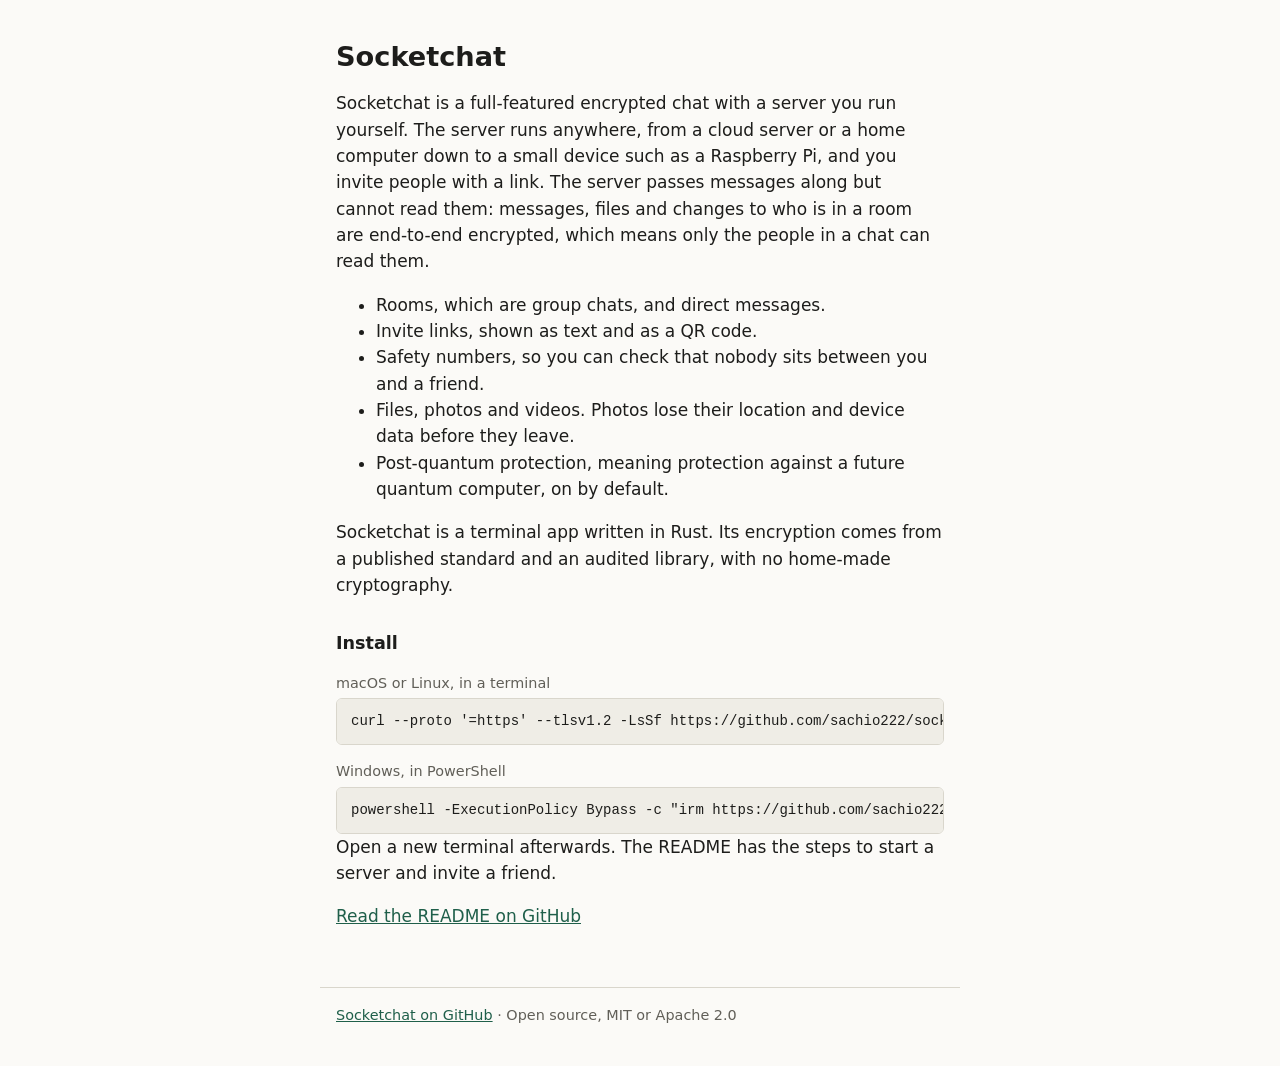
<file: site/index.html>
<!doctype html>
<html lang="en">
<head>
<meta charset="utf-8">
<meta name="viewport" content="width=device-width, initial-scale=1">
<meta name="referrer" content="no-referrer">
<title>Socketchat, encrypted chat you host yourself</title>
<meta name="description" content="Socketchat is an encrypted terminal chat with a server you run yourself.">
<style>
:root{--bg:#fbfaf7;--fg:#1d1d1b;--mute:#615f58;--line:#d9d6cc;--code:#efede6;--accent:#1f5f4a;--btn:#1f5f4a;--btnfg:#fff}
@media (prefers-color-scheme:dark){:root{--bg:#161715;--fg:#e8e6df;--mute:#a09d94;--line:#34352f;--code:#20211e;--accent:#7fc4a8;--btn:#7fc4a8;--btnfg:#10110f}}
*{box-sizing:border-box}
html{-webkit-text-size-adjust:100%}
body{margin:0;background:var(--bg);color:var(--fg);font:17px/1.55 system-ui,-apple-system,"Segoe UI",Roboto,sans-serif}
main,footer{max-width:640px;margin:0 auto;padding:0 16px}
main{padding-top:40px;padding-bottom:24px}
h1{font-size:1.7rem;line-height:1.25;margin:0 0 .6em;font-weight:650}
h2{font-size:1.1rem;margin:1.8em 0 .4em;font-weight:650}
p{margin:0 0 1em}
a{color:var(--accent)}
.mute{color:var(--mute)}
.os{margin:1em 0 .3em;font-size:.9rem;color:var(--mute)}
.cmd{display:flex;gap:8px;align-items:flex-start;margin:0 0 .8em}
pre{flex:1;min-width:0;margin:0;padding:12px 14px;background:var(--code);border:1px solid var(--line);border-radius:6px;overflow-x:auto;font:14px/1.5 ui-monospace,SFMono-Regular,Menlo,Consolas,monospace;white-space:pre}
button{flex:none;font:inherit;font-size:.9rem;padding:8px 14px;border:0;border-radius:6px;background:var(--btn);color:var(--btnfg);cursor:pointer}
button:focus-visible{outline:2px solid var(--fg);outline-offset:2px}
.note{margin-top:2em;padding-top:1em;border-top:1px solid var(--line);font-size:.9rem;color:var(--mute)}
footer{padding-top:16px;padding-bottom:40px;font-size:.9rem;color:var(--mute);border-top:1px solid var(--line)}
footer{margin-top:16px}
[hidden]{display:none!important}
@media (max-width:480px){.cmd{flex-direction:column;align-items:stretch}pre{flex:none;max-width:100%}button{align-self:flex-start}}
</style>
</head>
<body>
<main>
<h1>Socketchat</h1>
<p>Socketchat is a full-featured encrypted chat with a server you run yourself. The server runs anywhere, from a cloud server or a home computer down to a small device such as a Raspberry Pi, and you invite people with a link. The server passes messages along but cannot read them: messages, files and changes to who is in a room are end-to-end encrypted, which means only the people in a chat can read them.</p>
<ul>
<li>Rooms, which are group chats, and direct messages.</li>
<li>Invite links, shown as text and as a QR code.</li>
<li>Safety numbers, so you can check that nobody sits between you and a friend.</li>
<li>Files, photos and videos. Photos lose their location and device data before they leave.</li>
<li>Post-quantum protection, meaning protection against a future quantum computer, on by default.</li>
</ul>
<p>Socketchat is a terminal app written in Rust. Its encryption comes from a published standard and an audited library, with no home-made cryptography.</p>

<h2>Install</h2>
<p class="os">macOS or Linux, in a terminal</p>
<pre>curl --proto '=https' --tlsv1.2 -LsSf https://github.com/sachio222/socketchat/releases/latest/download/socketchat-installer.sh | sh</pre>
<p class="os">Windows, in PowerShell</p>
<pre>powershell -ExecutionPolicy Bypass -c "irm https://github.com/sachio222/socketchat/releases/latest/download/socketchat-installer.ps1 | iex"</pre>
<p>Open a new terminal afterwards. The README has the steps to start a server and invite a friend.</p>
<p><a href="https://github.com/sachio222/socketchat">Read the README on GitHub</a></p>
</main>
<footer>
<a href="https://github.com/sachio222/socketchat">Socketchat on GitHub</a> &middot; Open source, MIT or Apache 2.0
</footer>
</body>
</html>
</file>
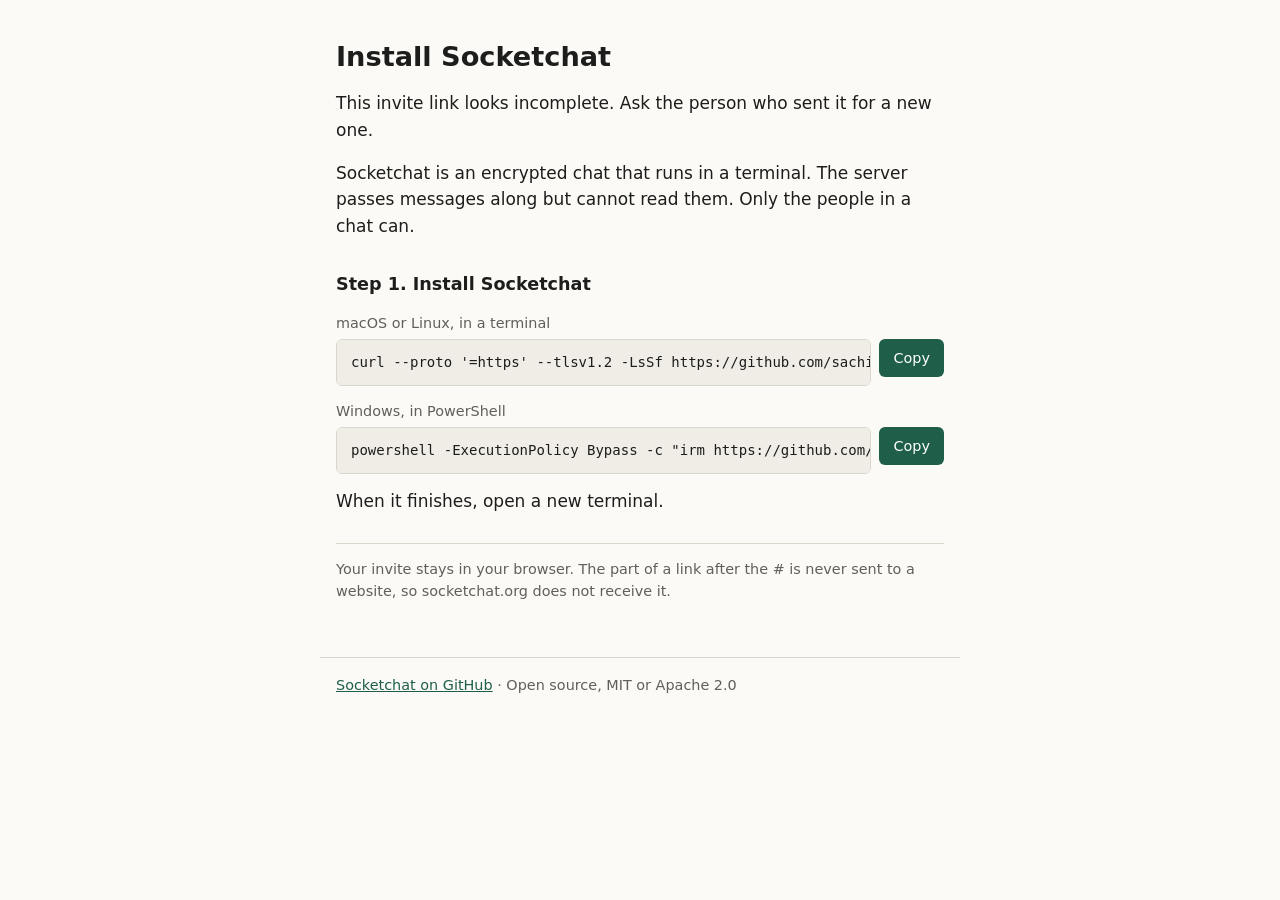
<file: site/join/index.html>
<!doctype html>
<html lang="en">
<head>
<meta charset="utf-8">
<meta name="viewport" content="width=device-width, initial-scale=1">
<meta name="referrer" content="no-referrer">
<meta name="robots" content="noindex">
<title>Join a Socketchat room</title>
<style>
:root{--bg:#fbfaf7;--fg:#1d1d1b;--mute:#615f58;--line:#d9d6cc;--code:#efede6;--accent:#1f5f4a;--btn:#1f5f4a;--btnfg:#fff}
@media (prefers-color-scheme:dark){:root{--bg:#161715;--fg:#e8e6df;--mute:#a09d94;--line:#34352f;--code:#20211e;--accent:#7fc4a8;--btn:#7fc4a8;--btnfg:#10110f}}
*{box-sizing:border-box}
html{-webkit-text-size-adjust:100%}
body{margin:0;background:var(--bg);color:var(--fg);font:17px/1.55 system-ui,-apple-system,"Segoe UI",Roboto,sans-serif}
main,footer{max-width:640px;margin:0 auto;padding:0 16px}
main{padding-top:40px;padding-bottom:24px}
h1{font-size:1.7rem;line-height:1.25;margin:0 0 .6em;font-weight:650}
h2{font-size:1.1rem;margin:1.8em 0 .4em;font-weight:650}
p{margin:0 0 1em}
a{color:var(--accent)}
.mute{color:var(--mute)}
.os{margin:1em 0 .3em;font-size:.9rem;color:var(--mute)}
.cmd{display:flex;gap:8px;align-items:flex-start;margin:0 0 .8em}
pre{flex:1;min-width:0;margin:0;padding:12px 14px;background:var(--code);border:1px solid var(--line);border-radius:6px;overflow-x:auto;font:14px/1.5 ui-monospace,SFMono-Regular,Menlo,Consolas,monospace;white-space:pre}
button{flex:none;font:inherit;font-size:.9rem;padding:8px 14px;border:0;border-radius:6px;background:var(--btn);color:var(--btnfg);cursor:pointer}
button:focus-visible{outline:2px solid var(--fg);outline-offset:2px}
.note{margin-top:2em;padding-top:1em;border-top:1px solid var(--line);font-size:.9rem;color:var(--mute)}
footer{padding-top:16px;padding-bottom:40px;font-size:.9rem;color:var(--mute);border-top:1px solid var(--line)}
footer{margin-top:16px}
[hidden]{display:none!important}
@media (max-width:480px){.cmd{flex-direction:column;align-items:stretch}pre{flex:none;max-width:100%}button{align-self:flex-start}}
</style>
</head>
<body>
<main>
<h1 id="lead">Someone invited you to a Socketchat room.</h1>
<p id="bad" hidden>This invite link looks incomplete. Ask the person who sent it for a new one.</p>
<p>Socketchat is an encrypted chat that runs in a terminal. The server passes messages along but cannot read them. Only the people in a chat can.</p>

<h2>Step 1. Install Socketchat</h2>
<div id="installs">
<div id="unix">
<p class="os">macOS or Linux, in a terminal</p>
<div class="cmd"><pre>curl --proto '=https' --tlsv1.2 -LsSf https://github.com/sachio222/socketchat/releases/latest/download/socketchat-installer.sh | sh</pre><button type="button">Copy</button></div>
</div>
<div id="win">
<p class="os">Windows, in PowerShell</p>
<div class="cmd"><pre>powershell -ExecutionPolicy Bypass -c "irm https://github.com/sachio222/socketchat/releases/latest/download/socketchat-installer.ps1 | iex"</pre><button type="button">Copy</button></div>
</div>
</div>
<p>When it finishes, open a new terminal.</p>

<div id="join" hidden>
<h2>Step 2. Join the room</h2>
<p>In the new terminal, run:</p>
<div class="cmd"><pre id="joincmd"></pre><button type="button">Copy</button></div>
<p>Socketchat asks for a display name and a passphrase. The passphrase locks Socketchat's data on this computer. It cannot be recovered, so keep it somewhere safe.</p>
</div>

<noscript><p>This page needs JavaScript to read your invite. The install commands above work without it.</p></noscript>
<p class="note">Your invite stays in your browser. The part of a link after the # is never sent to a website, so socketchat.org does not receive it.</p>
</main>
<footer>
<a href="https://github.com/sachio222/socketchat">Socketchat on GitHub</a> &middot; Open source, MIT or Apache 2.0
</footer>
<script>
(function () {
  var raw = location.hash.slice(1);
  var ok = raw.length < 2000 && /^socketchat:\/\/[A-Za-z0-9._~:\/?#&=%+@!,;\-\[\]]+$/.test(raw);
  if (ok) {
    document.getElementById('joincmd').textContent = 'socketchat join "' + raw + '"';
    document.getElementById('join').hidden = false;
  } else {
    document.getElementById('lead').textContent = 'Install Socketchat';
    document.getElementById('bad').hidden = false;
  }
  if (/Windows/.test(navigator.userAgent)) {
    var box = document.getElementById('installs');
    box.insertBefore(document.getElementById('win'), document.getElementById('unix'));
  }
  var btns = document.querySelectorAll('.cmd button');
  Array.prototype.forEach.call(btns, function (b) {
    b.addEventListener('click', function () {
      var pre = b.parentNode.querySelector('pre');
      var text = pre.textContent;
      var done = function () { b.textContent = 'Copied'; setTimeout(function () { b.textContent = 'Copy'; }, 1500); };
      var fallback = function () {
        var r = document.createRange(); r.selectNodeContents(pre);
        var s = getSelection(); s.removeAllRanges(); s.addRange(r);
        b.textContent = 'Press copy now'; setTimeout(function () { b.textContent = 'Copy'; }, 2500);
      };
      if (navigator.clipboard && navigator.clipboard.writeText) {
        navigator.clipboard.writeText(text).then(done, fallback);
      } else { fallback(); }
    });
  });
})();
</script>
</body>
</html>
</file>
